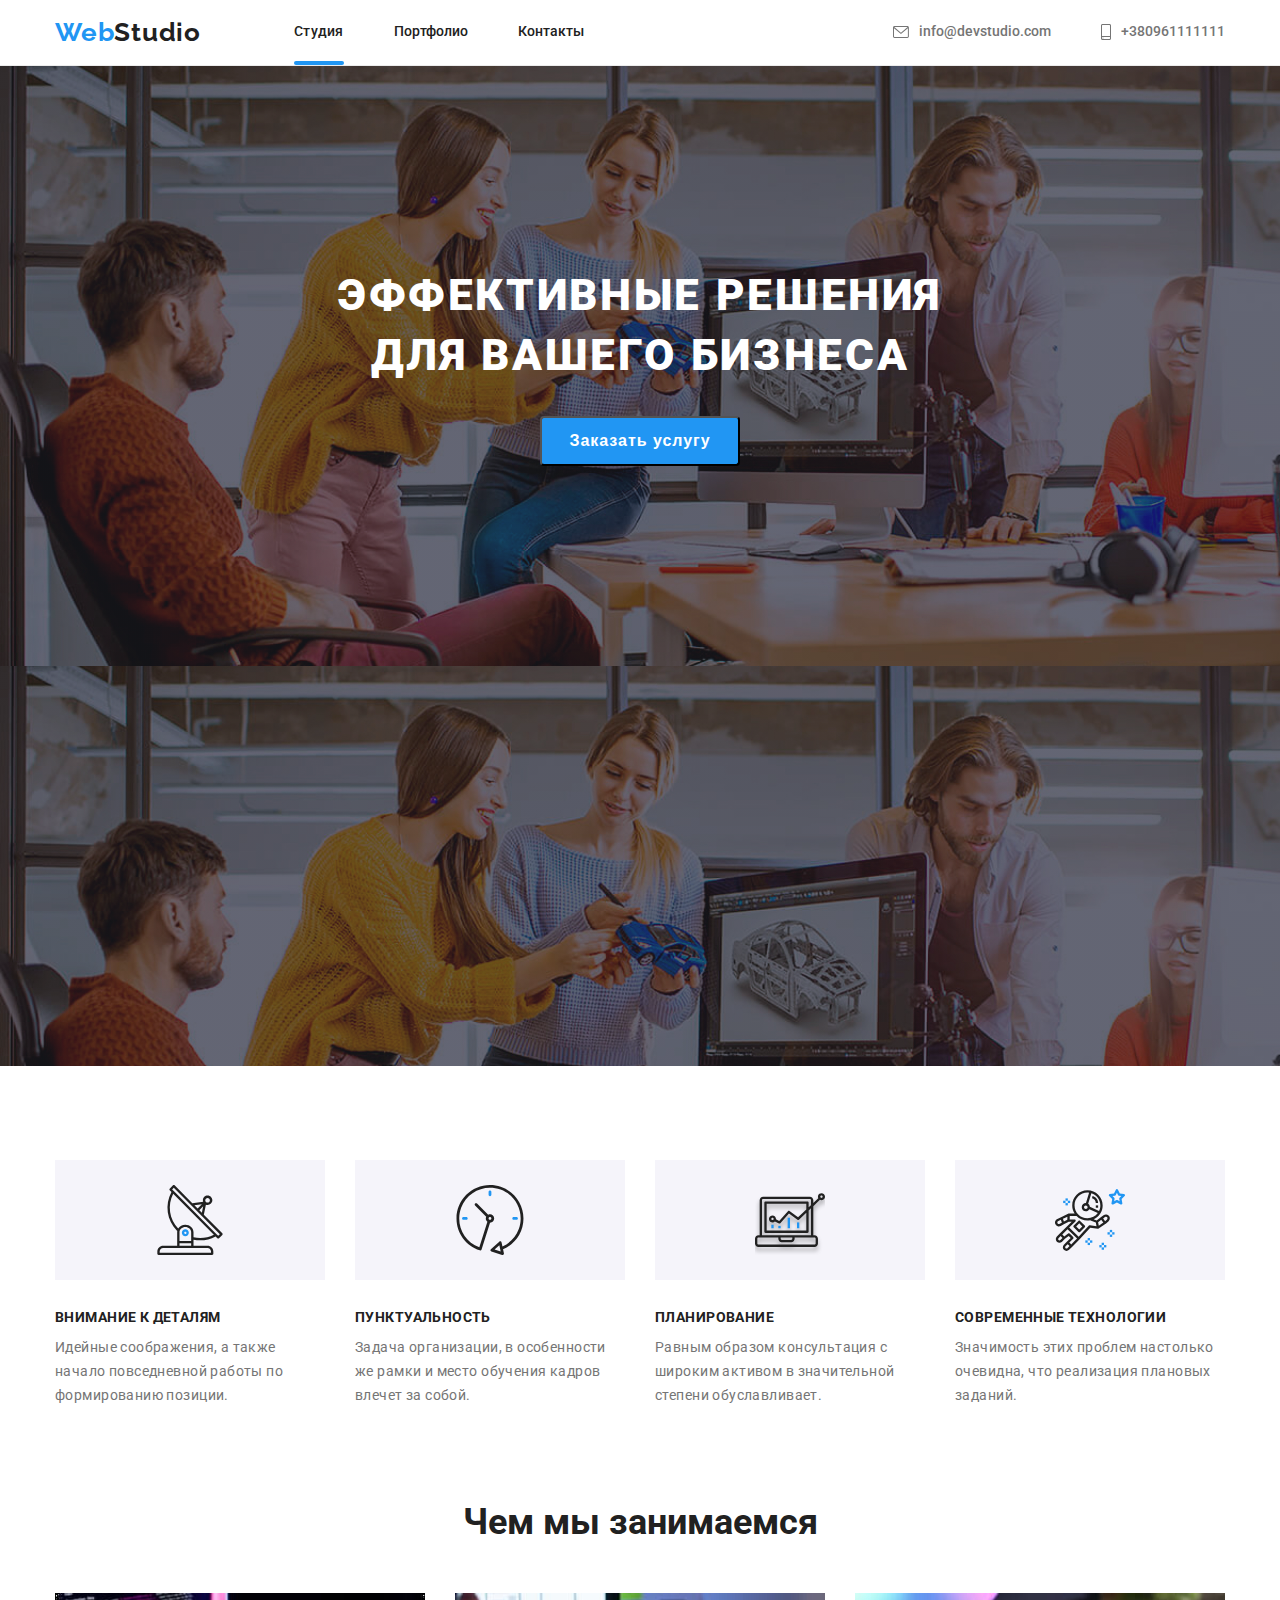
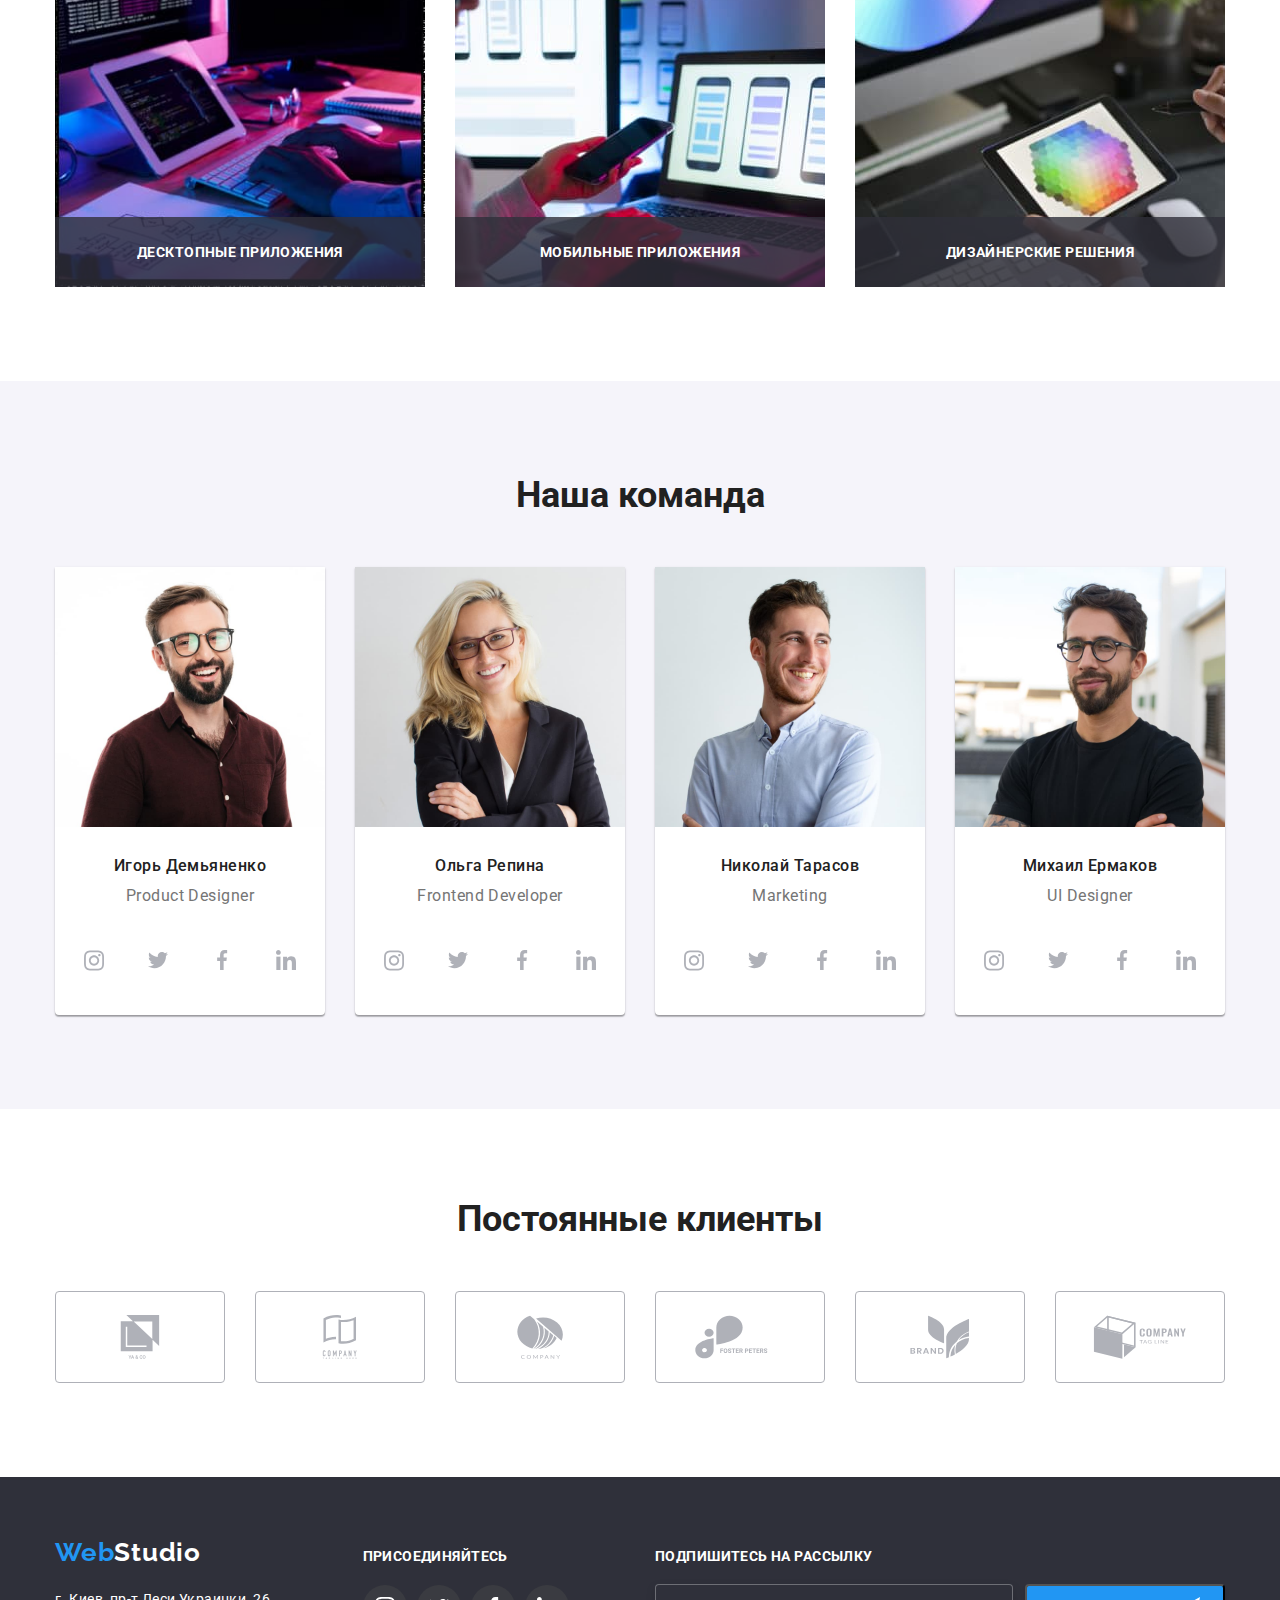
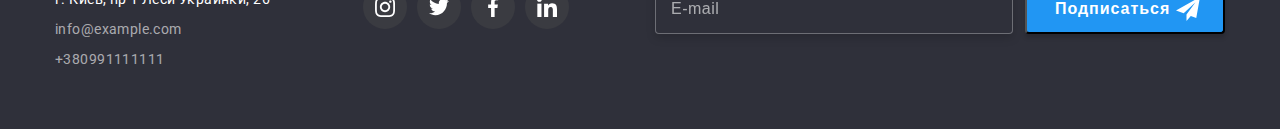
<file: index.html>
<!DOCTYPE html>
<html lang="ru">
  <head>
    <meta charset="UTF-8" />
    <meta http-equiv="X-UA-Compatible" content="IE=edge" />
    <meta name="viewport" content="width=device-width, initial-scale=1.0" />
    <title>вебстудия</title>
    <link rel="preconnect" href="https://fonts.gstatic.com" />
    <link
      href="https://fonts.googleapis.com/css2?family=Raleway:wght@700&family=Roboto:wght@400;500;700;900&display=swap"
      rel="stylesheet"
    />
    <link rel="stylesheet" href="https://cdnjs.cloudflare.com/ajax/libs/animate.css/4.1.1/animate.min.css" />
<link rel="stylesheet" href="https://cdnjs.cloudflare.com/ajax/libs/modern-normalize/1.0.0/modern-normalize.min.css" integrity="sha512-ISS7cAi1PEhQ8jnbJpJZMd29NlhNj4AWYyLOSp2CE/CsHxTCu+r+t0D2yoJudVrd0/8fTVPUVDzY5Tvli75u/g==" crossorigin="anonymous" />
    <link rel="stylesheet" href="./css/main.min.css">
<link rel="stylesheet" href="./css/styles.css" />
  </head>
  <body>
    <!-- header section -->
    <header class="header">
      <div class="container header-container">
      <nav class="menu">
        <a class="logo animate__bounce animate__animated" href="./index.html"> <span class="logo-color"> Web</span>Studio</a>
        <ul class="menu__list" >
          <li class="menu__nav"><a class="menu__link" href="./index.html">Студия</a></li>
          <li class="menu__nav"><a  href="./portfolio.html">Портфолио</a></li>
          <li class="menu__nav"><a  href="./index.html">Контакты</a></li>
        </ul>
      </nav>
      <!-- contacts section-->
      <ul class="contacts">
        <li>
          <a class="contacts__mail" lang="en" target="_blank" href="mailto:info@devstudio.com"> <svg class="contacts__icon-mail">
            <use href="./images/icon-img/symbol-defs.svg#icon-mail"></use>
          </svg>  info@devstudio.com</a
          >
        </li>
        <li><a class="contacts__phone" href="tel:+380961111111"> <svg class="contacts__icon-smart">
          <use href="./images/icon-img/symbol-defs.svg#icon-smartphone"></use>
        </svg>  +380961111111</a></li>
      </ul>
    </div>
    </header>
    <main>
      <!-- section hero -->
      <section class="hero">
        <div class="container">
          <h1 class="hero__name">Эффективные решения для вашего бизнеса</h1>
          <button class="hero__button" type="button" data-modal-open>Заказать услугу</button>
        </div>
      </section>

      <!-- наши сильные стороны -->
      <section class="qualitys">
        <div class="container">
          <h2 hidden>наши сильные стороны</h2>
          <ul class="qualitys__list">
            <li class="qualitys__antena">
              <h3 class="qualitys__crew">Внимание к деталям</h3>
              <p class="qualitys__text">
                Идейные соображения, а также начало повседневной работы по формированию позиции.
              </p>
            </li>
            <li class="qualitys__clock">
              <h3 class="qualitys__crew">Пунктуальность</h3>
              <p class="qualitys__text">
                Задача организации, в особенности же рамки и место обучения кадров влечет за собой.
              </p>
            </li>
            <li class="qualitys__diagram">
              <h3 class="qualitys__crew">Планирование</h3>
              <p class="qualitys__text">
                Равным образом консультация с широким активом в значительной степени обуславливает.
              </p>
            </li>
            <li class="qualitys__astronaut">
              <h3 class="qualitys__crew">Современные технологии</h3>
              <p class="qualitys__text">
                Значимость этих проблем настолько очевидна, что реализация плановых заданий.
              </p>
            </li>
          </ul>
        </div>
      </section>
      <!-- чем мы занимаемся -->
      <section class="occupation">
        <div class="container">
          <h2 class="title-style">Чем мы занимаемся</h2>
          <ul class="occupation__list">
            <li> 
              <div>
              Десктопные приложения
            </div>
              <img
                
                src="./images/what-we-do/box-1.jpg"
                alt="работа над проектом"
                width="370"
                height="294"
              />
            </li>
            <li>
              <div>
                Мобильные приложения
              </div>
              <img
                
                src="./images/what-we-do/box-2.jpg"
                alt="адаптация со смартфоном"
                width="370"
                height="294"
              />
            </li>
            <li><div>
              Дизайнерские решения
            </div>
              <img
                
                src="./images/what-we-do/box-3.jpg"
                alt="адаптация с планшетом"
                width="370"
                height="294"
              />
            </li>
          </ul>
        </div>
      </section>
      <!-- наша команда -->
      <section class="team">
        <div class="container">
        <h2 class="title-style">Наша команда</h2>
        <ul class="team__cardlist">
          <li class="team__card">
            <img
              src="./images/our-team/img-4.jpg"
              alt="Игорь-Демьяненко-специалист"
              width="270"
              height="260"
            />
            <div class="agent"> <h3 class="agent__name">Игорь Демьяненко</h3>
            <p class="agent__prof" lang="en">Product Designer</p></div>
          <ul class="card-social-links">
            <li> <a class="card-social-links__item" href="index.html"> <svg width="20" height="23" class="card-social-links__icon">
              <use href="./images/icon-img/symbol-defs.svg#icon-instagram-card" > </use> </svg> </a></li>
            <li> <a class="card-social-links__item" href="index.html"><svg width="20" height="20"  class="card-social-links__icon">
              <use href="./images/icon-img/symbol-defs.svg#icon-twitter-card"> </use>
            </svg></a></li>
            <li> <a class="card-social-links__item" href="index.html"><svg width="20" height="20"  class="card-social-links__icon">
              <use href="./images/icon-img/symbol-defs.svg#icon-facebook-card"> </use>
            </svg></a></li>
            <li> <a class="card-social-links__item" href="index.html"><svg width="20" height="20"  class="card-social-links__icon">
              <use href="./images/icon-img/symbol-defs.svg#icon-linkedin-card"> </use>
            </svg></a></li>
          </ul>
          </li>
          <li class="team__card">
            <img
              src="./images/our-team/img-1.jpg"
              alt="Ольга-Репина-специалист"
              width="270"
              height="260"
            />
            <div class="agent"> <h3 class="agent__name">Ольга Репина</h3>
            <p class="agent__prof" lang="en">Frontend Developer</p></div>
            <ul class="card-social-links">
              <li> <a class="card-social-links__item" href="index.html"> <svg width="20" height="23" class="card-social-links__icon">
                    <use href="./images/icon-img/symbol-defs.svg#icon-instagram-card"> </use>
                  </svg> </a></li>
              <li> <a class="card-social-links__item" href="index.html"><svg width="20" height="20" class="card-social-links__icon">
                    <use href="./images/icon-img/symbol-defs.svg#icon-twitter-card"> </use>
                  </svg></a></li>
              <li> <a class="card-social-links__item" href="index.html"><svg width="20" height="20" class="card-social-links__icon">
                    <use href="./images/icon-img/symbol-defs.svg#icon-facebook-card"> </use>
                  </svg></a></li>
              <li> <a class="card-social-links__item" href="index.html"><svg width="20" height="20" class="card-social-links__icon">
                    <use href="./images/icon-img/symbol-defs.svg#icon-linkedin-card"> </use>
                  </svg></a></li>
            </ul>
          </li>
          <li class="team__card">
            <img
              src="./images/our-team/img-2.jpg"
              alt="Николай-Тарасов-специалист"
              width="270"
              height="260"
            />
            <div class="agent"> <h3 class="agent__name">Николай Тарасов</h3>
            <p class="agent__prof" lang="en">Marketing</p></div>
            <ul class="card-social-links">
              <li> <a class="card-social-links__item" href="index.html"> <svg width="20" height="23" class="card-social-links__icon">
                    <use href="./images/icon-img/symbol-defs.svg#icon-instagram-card"> </use>
                  </svg> </a></li>
              <li> <a class="card-social-links__item" href="index.html"><svg width="20" height="20" class="card-social-links__icon" width="44" height="44" >
                    <use href="./images/icon-img/symbol-defs.svg#icon-twitter-card"> </use>
                  </svg></a></li>
              <li> <a class="card-social-links__item" href="index.html"><svg width="20" height="20" class="card-social-links__icon">
                    <use href="./images/icon-img/symbol-defs.svg#icon-facebook-card"> </use>
                  </svg></a></li>
              <li> <a class="card-social-links__item" href="index.html"><svg width="20" height="20" class="card-social-links__icon">
                    <use href="./images/icon-img/symbol-defs.svg#icon-linkedin-card"> </use>
                  </svg></a></li>
            </ul>
          </li>
          <li class="team__card">
            <img
              src="./images/our-team/img-3.jpg"
              alt="Михаил-Ермаков-специалист"
              width="270"
              height="260"
            />
            <div class="agent"> <h3 class="agent__name">Михаил Ермаков</h3>
            <p class="agent__prof" lang="en">UI Designer</p></div>
            <ul class="card-social-links">
              <li> <a class="card-social-links__item" href="index.html"> <svg width="20" height="23" class="card-social-links__icon">
                    <use href="./images/icon-img/symbol-defs.svg#icon-instagram-card"> </use>
                  </svg> </a></li>
              <li> <a class="card-social-links__item" href="index.html"><svg width="20" height="20" class="card-social-links__icon">
                    <use href="./images/icon-img/symbol-defs.svg#icon-twitter-card"> </use>
                  </svg></a></li>
              <li> <a class="card-social-links__item" href="index.html"><svg width="20" height="20" class="card-social-links__icon">
                    <use href="./images/icon-img/symbol-defs.svg#icon-facebook-card"> </use>
                  </svg></a></li>
              <li> <a class="card-social-links__item" href="index.html"><svg width="20" height="20" class="card-social-links__icon">
                    <use href="./images/icon-img/symbol-defs.svg#icon-linkedin-card"> </use>
                  </svg></a></li>
            </ul>
          </li>
        </ul>
        </div>
      </section>
      <!-- постоянные клиенты -->
      <section class="customers">
        <div class="container">
          <h2 class="title-style" >Постоянные клиенты</h2>
          <ul class="customers__title">
            <li class="customers__item"><a class="customers__link" href="index.html"><svg class="customers__logo">
              <use href="./images/icon-img/symbol-defs.svg#icon-group-one"> </use>
            </svg></a></li>
            <li class="customers__item"><a class="customers__link" href="index.html"><svg class="customers__logo">
              <use href="./images/icon-img/symbol-defs.svg#icon-group-two"> </use>
            </svg></a></li>
            <li class="customers__item"><a class="customers__link" href="index.html"><svg class="customers__logo">
              <use href="./images/icon-img/symbol-defs.svg#icon-group-three"> </use>
            </svg></a></li>
            <li class="customers__item"><a class="customers__link" href="index.html"><svg class="customers__logo">
              <use href="./images/icon-img/symbol-defs.svg#icon-group-for"> </use>
            </svg></a></li>
            <li class="customers__item"><a class="customers__link" href="index.html"><svg class="customers__logo">
              <use href="./images/icon-img/symbol-defs.svg#icon-group-five"> </use>
            </svg></a></li>
            <li class="customers__item"><a class="customers__link" href="index.html"><svg class="customers__logo">
              <use href="./images/icon-img/symbol-defs.svg#icon-group-six"> </use>
            </svg></a></li>
          </ul>
        </div>

      </section>
    </main>
    <!-- footer -->
    <footer class="footer">
      <div class="container">
        <div class="footer__blocks">
          <div>
        <a class="logo-footer" href="./index.html"> <span class="logo-color"> Web</span>Studio</a>
        <address>
          <ul class="address">
            <li>
              <a
                class="address__fact"
                href="https://g.page/stamp-capital?share"
                target="_blank"
                rel="noopener noreferrer"
              >
                г. Киев, пр-т Леси Украинки, 26</a
              >
            </li>
            <li>
              <a class="address__mail" target="_blank" href="mailto:info@example.com">
                info@example.com</a
              >
            </li>
            <li><a class="address__tel" href="tel:+380991111111"> +380991111111</a></li>
          </ul>
        </div>
          <div class="social-block">
          <b class="social-block__porpose">ПРИСОЕДИНЯЙТЕСЬ</b>
          <ul class="social-list">
            <li> <a class="social-list__item" href="index.html"><svg class="social-list__icon">
              <use href="./images/icon-img/symbol-defs.svg#icon-instagram-footer"> </use>
            </svg></a></li>
            <li> <a class="social-list__item" href="index.html"><svg class="social-list__icon">
              <use href="./images/icon-img/symbol-defs.svg#icon-twitter-footer"> </use>
            </svg></a></li>
            <li> <a class="social-list__item" href="index.html"><svg class="social-list__icon">
              <use href="./images/icon-img/symbol-defs.svg#icon-facebook-footer"> </use>
            </svg></a></li>
            <li> <a class="social-list__item" href="index.html"><svg class="social-list__icon">
              <use href="./images/icon-img/symbol-defs.svg#icon-linkedin-footer"> </use>
            </svg></a></li>
          </ul>
        </div>
        <!-- FOOTER FORM-FOOTER FORM-FOOTER FORM-FOOTER FORM -->
        <form class="footer-form" action="#">
          <b class="footer-form__name">Подпишитесь на рассылку</b>
          <label for="form-foot"></label>
          <div class="footer-form__btn"><input id="form-foot" name="mail-form" class="footer-form__input" type="text" placeholder="E-mail" required>
          <button class="footer-form__button" type="submit">Подписаться <svg class="footer-form__icon">
            <use href="./images/icon-img/symbol-defs-mdl.svg#icon-send"></use>
          </svg> </button>
</div>
        </form>
      </div>
        </address>
      </div>
    </footer>
    <div class="backdrop is-hidden" data-modal>
    

    <div class="modal">
      <button class="modal__button" type="button" data-modal-close> <svg class="modal__icon">
        <use width="30" height="30" href="./images/icon-img/symbol-defs.svg#icon-close"></use>
      </svg></button>
      <!-- MODAL FORM-MODAL FORM-MODAL FORM-MODAL FORM-MODAL FORM-->
      <form action="#" class="modal-form">
        <b class="modal-form__call">Оставьте свои данные, мы вам перезвоним</b>
        <label class="modal-form__text" for="">Имя <span class="modal-form__input-block">  <input name="user-name" class="modal-form__input" type="text" minlength="2" required><svg class="modal-form__icon">
          <use href="./images/icon-img/symbol-defs-mdl.svg#icon-name-icon-mdl"></use>
        </svg></span></label>
        <label class="modal-form__text" for="">Телефон <span class="modal-form__input-block"> <input name="user-tel" class="modal-form__input" type="tel" pattern="[0-9]{3}-[0-9]{3}-[0-9]{2}-[0-9]{2}" title="096-111-11-11" required><svg class="modal-form__icon">
            <use href="./images/icon-img/symbol-defs-mdl.svg#icon-phone-mdl"></use>
          </svg></span></label>
        <label class="modal-form__text" for="">Почта<span class="modal-form__input-block"> <input name="user-mail" class="modal-form__input" type="text" required><svg class="modal-form__icon">
            <use href="./images/icon-img/symbol-defs-mdl.svg#icon-email-mdl"></use>
          </svg></span></label>
        <label class="modal-form__text" for="">Комментарий<textarea name="user-message" class="modal-form__message" name="" placeholder="Введите текст" id="" ></textarea></label>
        <input name="user-policy" type="checkbox" id="checkbox-policy" class="modal-form__checkbox" required>
        <label class="modal-form__policy" for="checkbox-policy">  Соглашаюсь с рассылкой и принимаю<a class="modal-form__link-check" href="">Условия договора</a></label>
        <button type="submit" class="modal-form__btn">Отправить</button>
      </form>
    </div>
  </div>
<script src="./js/modal.js"></script>
  </body>
</html>
</file>
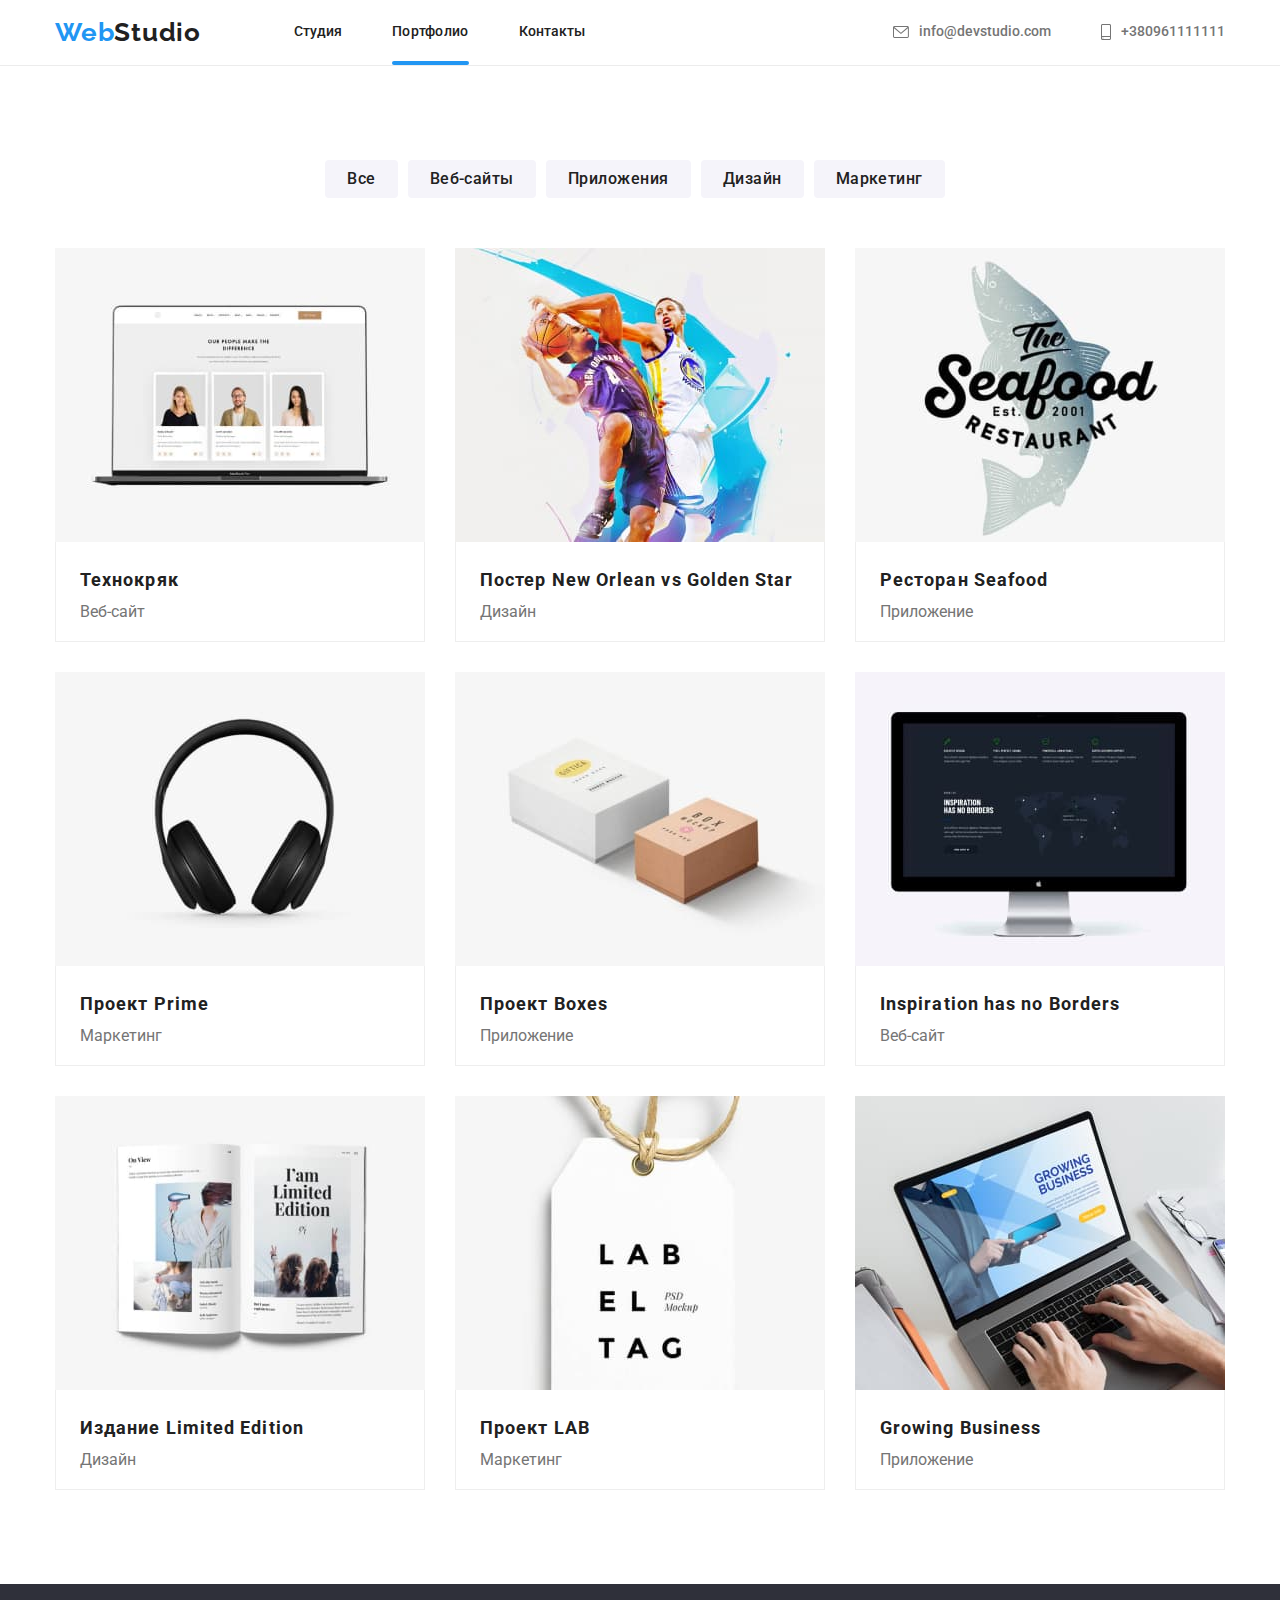
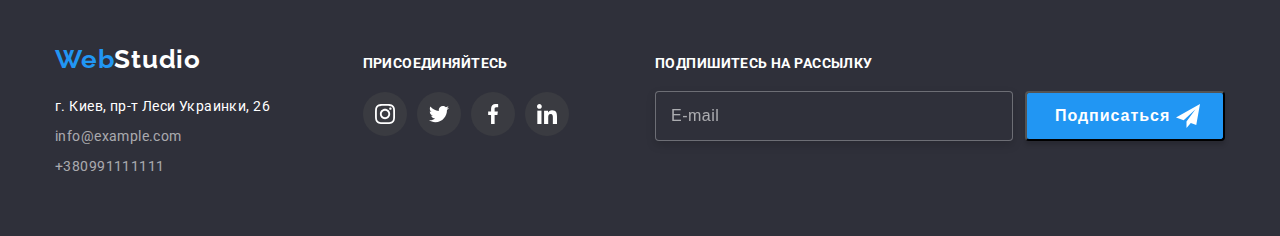
<file: portfolio.html>
<!DOCTYPE html>
<html lang="ru">
  <head>
    <meta charset="UTF-8" />
    <meta http-equiv="X-UA-Compatible" content="IE=edge" />
    <meta name="viewport" content="width=device-width, initial-scale=1.0" />
    <title>portfolio</title>
    <link rel="preconnect" href="https://fonts.gstatic.com" />
    <link
      href="https://fonts.googleapis.com/css2?family=Raleway:wght@700&family=Roboto:wght@400;500;700;900&display=swap"
      rel="stylesheet"
    />
    <link rel="stylesheet" href="./css/main.min.css">
    <link rel="stylesheet" href="./css/styles.css" />
  </head>
  <body>
    <header class="header">
      <div class="container header-container">
        <nav class="menu">
          <a class="logo animate__bounce animate__animated" href="./index.html"> <span class="logo-color">
              Web</span>Studio</a>
          <ul class="menu__list">
            <li class="menu__nav"><a  href="./index.html">Студия</a></li>
            <li class="menu__nav"><a class="menu__link" href="./portfolio.html">Портфолио</a></li>
            <li class="menu__nav"><a href="./index.html">Контакты</a></li>
          </ul>
        </nav>
        <!-- contacts section-->
        <ul class="contacts">
          <li>
            <a class="contacts__mail" lang="en" target="_blank" href="mailto:info@devstudio.com"> <svg
                class="contacts__icon-mail">
                <use href="./images/icon-img/symbol-defs.svg#icon-mail"></use>
              </svg> info@devstudio.com</a>
          </li>
          <li><a class="contacts__phone" href="tel:+380961111111"> <svg class="contacts__icon-smart">
                <use href="./images/icon-img/symbol-defs.svg#icon-smartphone"></use>
              </svg> +380961111111</a></li>
        </ul>
      </div>
    </header>

    <main>
      <div class="container">
        <section class="section-conteiner">
          <h1 hidden>портфолио</h1>
          <ul class="button-list">
            <li><button class="button-list__item" type="button">Все</button></li>
            <li><button class="button-list__item" type="button">Веб-сайты</button></li>
            <li><button class="button-list__item" type="button">Приложения</button></li>
            <li><button class="button-list__item" type="button">Дизайн</button></li>
            <li><button class="button-list__item" type="button">Маркетинг</button></li>
          </ul>
          <!-- секция работ -->
          <ul class="portfolio">
            <li class="card-block">
              <a class="card-block__link" rel="stylesheet" href="./portfolio.html"
                ><article class="card">
                  <div class="card">
                    <img src="./img-portf-format/img-1.jpg" alt="" width="370" height="294" />
                  <div class="overlay"><p>Технокряк это современная площадка распространения коронавируса.
                    Компании используют эту платформу для цифрового
                    шпионажа и атак на защищённые сервера конкурентов.</p> </div>
                  </div>
                </article>

                <div class="card-block__content"> <h2 class="card-block__title">Технокряк</h2>
                <p class="card-block__direction">Веб-сайт</p></div></a
              >
            </li>
            <li class="card-block">
              <a class="card-block__link" rel="stylesheet" href="./portfolio.html"
                ><article class="card">
                  <div class="card">
                    <img src="./img-portf-format/img-2.jpg" alt="" width="370" height="294" />
                  <div class="overlay">
                    <p>Технокряк это современная площадка распространения коронавируса.
                      Компании используют эту платформу для цифрового
                      шпионажа и атак на защищённые сервера конкурентов.</p>
                  </div>
                  </div>
                </article>

                <div class="card-block__content"> <h2 class="card-block__title">Постер New Orlean vs Golden Star</h2>
                <p class="card-block__direction">Дизайн</p></div></a
              >
            </li>
            <li class="card-block">
              <a class="card-block__link" rel="stylesheet" href="./portfolio.html"
                ><article class="card">
                  <div class="card">
                    <img src="./img-portf-format/img-3.jpg" alt="" width="370" height="294" />
                  <div class="overlay">
                    <p>Технокряк это современная площадка распространения коронавируса.
                      Компании используют эту платформу для цифрового
                      шпионажа и атак на защищённые сервера конкурентов.</p>
                  </div>
                  </div>
                </article>

                <div class="card-block__content"> <h2 class="card-block__title">Ресторан Seafood</h2>
                <p class="card-block__direction">Приложение</p></div></a
              >
            </li>
            <li class="card-block">
              <a class="card-block__link" rel="stylesheet" href="./portfolio.html"
                ><article class="card">
                  <div class="card">
                    <img src="./img-portf-format/img-4.jpg" alt="" width="370" height="294" />
                    <div class="overlay">
                      <p>Технокряк это современная площадка распространения коронавируса.
                        Компании используют эту платформу для цифрового
                        шпионажа и атак на защищённые сервера конкурентов.</p>
                    </div>
                  </div>
                </article>

                <div class="card-block__content"> <h2 class="card-block__title">Проект Prime</h2>
                <p class="card-block__direction">Маркетинг</p></div></a
              >
            </li>
            <li class="card-block">
              <a class="card-block__link" rel="stylesheet" href="./portfolio.html"
                ><article class="card">
                  <div class="card">
                    <img src="./img-portf-format/img-5.jpg" alt="" width="370" height="294" />
                  <div class="overlay"><p>Технокряк это современная площадка распространения коронавируса.
                    Компании используют эту платформу для цифрового
                    шпионажа и атак на защищённые сервера конкурентов.</p> </div>
                  </div>
                </article>

                <div class="card-block__content"> <h2 class="card-block__title">Проект Boxes</h2>
                <p class="card-block__direction">Приложение</p></div></a
              >
            </li>
            <li class="card-block">
              <a class="card-block__link" rel="stylesheet" href="./portfolio.html"
                ><article class="card">
                  <div class="card">
                    <img src="./img-portf-format/img-6.jpg" alt="" width="370" height="294" />
                  <div class="overlay">
                    <p>Технокряк это современная площадка распространения коронавируса.
                      Компании используют эту платформу для цифрового
                      шпионажа и атак на защищённые сервера конкурентов.</p>
                  </div>
                  </div>
                </article>

                <div class="card-block__content"> <h2 class="card-block__title">Inspiration has no Borders</h2>
                <p class="card-block__direction">Веб-сайт</p></div></a
              >
            </li>
            <li class="card-block">
              <a class="card-block__link" rel="stylesheet" href="./portfolio.html"
                ><article class="card">
                  <div class="card">
                    <img src="./img-portf-format/img-7.jpg" alt="" width="370" height="294" />
                  <div class="overlay">
                    <p>Технокряк это современная площадка распространения коронавируса.
                      Компании используют эту платформу для цифрового
                      шпионажа и атак на защищённые сервера конкурентов.</p>
                  </div>
                  </div>
                </article>

                <div class="card-block__content"> <h2 class="card-block__title">Издание Limited Edition</h2>
                <p class="card-block__direction">Дизайн</p></div></a
              >
            </li>
            <li class="card-block">
              <a class="card-block__link" rel="stylesheet" href="./portfolio.html">
                <article class="card">
                  <div class="card">
                    <img src="./img-portf-format/img-8.jpg" alt="" width="370" height="294" />
                  <div class="overlay">
                    <p>Технокряк это современная площадка распространения коронавируса.
                      Компании используют эту платформу для цифрового
                      шпионажа и атак на защищённые сервера конкурентов.</p>
                  </div>
                  </div>
                </article>

                <div class="card-block__content"> <h2 class="card-block__title">Проект LAB</h2>
                <p class="card-block__direction">Маркетинг</p></div></a
              >
            </li>
            <li class="card-block">
              <a class="card-block__link" rel="stylesheet" href="./portfolio.html">
                <article class="card">
                  <div class="card">
                    <img src="./img-portf-format/img-9.jpg" alt="" width="370" height="294" />
                  <div class="overlay">
                    <p>Технокряк это современная площадка распространения коронавируса.
                      Компании используют эту платформу для цифрового
                      шпионажа и атак на защищённые сервера конкурентов.</p>
                  </div>
                  </div>
                </article> <div class="card-block__content">
                <h2 class="card-block__title">Growing Business</h2>
                <p class="card-block__direction">Приложение</p></div></a
              >
            </li>
          </ul>
        </section>
      </div>
    </main>
    <!-- footer -->
    <footer class="footer">
      <div class="container">
        <div class="footer__blocks">
          <div>
            <a class="logo-footer" href="./index.html"> <span class="logo-color"> Web</span>Studio</a>
            <address>
              <ul class="address">
                <li>
                  <a class="address__fact" href="https://g.page/stamp-capital?share" target="_blank"
                    rel="noopener noreferrer">
                    г. Киев, пр-т Леси Украинки, 26</a>
                </li>
                <li>
                  <a class="address__mail" target="_blank" href="mailto:info@example.com">
                    info@example.com</a>
                </li>
                <li><a class="address__tel" href="tel:+380991111111"> +380991111111</a></li>
              </ul>
          </div>
          <div class="social-block">
            <b class="social-block__porpose">ПРИСОЕДИНЯЙТЕСЬ</b>
            <ul class="social-list">
              <li> <a class="social-list__item" href="index.html"><svg class="social-list__icon">
                    <use href="./images/icon-img/symbol-defs.svg#icon-instagram-footer"> </use>
                  </svg></a></li>
              <li> <a class="social-list__item" href="index.html"><svg class="social-list__icon">
                    <use href="./images/icon-img/symbol-defs.svg#icon-twitter-footer"> </use>
                  </svg></a></li>
              <li> <a class="social-list__item" href="index.html"><svg class="social-list__icon">
                    <use href="./images/icon-img/symbol-defs.svg#icon-facebook-footer"> </use>
                  </svg></a></li>
              <li> <a class="social-list__item" href="index.html"><svg class="social-list__icon">
                    <use href="./images/icon-img/symbol-defs.svg#icon-linkedin-footer"> </use>
                  </svg></a></li>
            </ul>
          </div>
          <!-- FOOTER FORM-FOOTER FORM-FOOTER FORM-FOOTER FORM -->
          <form class="footer-form" action="#">
            <b class="footer-form__name">Подпишитесь на рассылку</b>
            <label for="form-foot"></label>
            <div class="footer-form__btn"><input id="form-foot" name="mail-form" class="footer-form__input" type="text"
                placeholder="E-mail" required>
              <button class="footer-form__button" type="submit">Подписаться <svg class="footer-form__icon">
                  <use href="./images/icon-img/symbol-defs-mdl.svg#icon-send"></use>
                </svg> </button>
            </div>
          </form>
        </div>
        </address>
      </div>
    </footer>
  </body>
</html>
</file>
<file: css/styles.css>
/*=========== CSS ПЕРЕМЕННЫЕ============== */

/* ============БАЗОВЫЕ СБРОСЫ============== */

/* ==============БАЗОВЫЕ СТИЛИ============== */

/* =============HEADER============== */

/* ==============LOGO============== */

/* ==============NAVIGATION============== */

/* =============CONTACTS SECTION============== */

/* ==========SECTION HERO========== */

/* ==============НАШИ СИЛЬНЫЕ СТОРОНЫ============== */

/* чем мы занимаемся */

/* наша команда */

/* ===постоянные клиенты=== */

/*===== footer===== */

/* ==========FOOTER FORM========== */

/* =======BACKDROP======= */

/* ========MODAL WINDOW======== */

/* ==========MODAL FORM========== */

/* ==================portfolio=================== */

/* ========секция работ======== */
</file>
<file: css/main.min.css>
:root{--primary-text-color: #212121;--second-primary-text-color: #fff;--title-text-color: #757575;--accennt-color: #2196f3;--background-color-primary: #2f303a;--button-portf-background: #f5f4fa;--card-set-gap: 30px;--duration: 250ms;--timing-function: cubic-bezier(0.4, 0, 0.2, 1)}h1,h2,h3,h4,h5,h6,p{margin-top:0;margin-bottom:0}ul,ol{margin-top:0;margin-bottom:0;padding-left:0}img{display:block;max-width:100%}a{text-decoration:none;display:inline-block}.container{width:1200px;padding:0 15px;margin:0 auto;box-sizing:border-box}.header-container{display:flex;align-items:center;justify-content:space-between}body{font-family:Roboto, sans-serif;background:#ffffff;color:var(--primary-text-color);margin:0px 0px 0px 0px}.title-style{font-weight:bold;font-size:36px;line-height:1.16;text-align:center;margin-bottom:50px;color:var(--primary-text-color)}.card-social-links{display:flex;justify-content:space-evenly;padding-bottom:30px}.card-social-links__item{display:flex;width:50px;height:50px;border-radius:50%;justify-content:center;align-items:center;transition:background-color var(--duration) var(--timing-function)}.card-social-links__item:hover,.card-social-links__item:focus{background-color:var(--accennt-color)}.card-social-links__icon{fill:#afb1b8;transition:fill var(--duration) var(--timing-function)}.card-social-links__item:hover .card-social-links__icon,.card-social-links__item:focus .card-social-links__icon{fill:#ffffff}.card-social-links__icon:hover{fill:#ffffff}.backdrop{position:fixed;top:0;left:0;width:100vw;height:100vh;background-color:rgba(0,0,0,0.5);z-index:100;opacity:1;visibility:visible;pointer-events:auto;transition:opacity 250ms linear, visibility 250ms linear}.is-hidden{opacity:0;visibility:hidden;pointer-events:none}.modal{position:absolute;top:50%;left:50%;width:528px;height:581px;background-color:#ffffff;transform:translate(-50%, -50%);padding:40px}.modal__button{position:absolute;top:8px;right:8px;width:30px;height:30px;background-color:transparent;border:1px solid rgba(0,0,0,0.1);border-radius:150%;cursor:pointer;fill:#000000;padding:0;transition:fill var(--duration) var(--timing-function),border-color var(--duration) var(--timing-function)}.modal__button:hover{fill:var(--accennt-color);border-color:var(--accennt-color)}.modal-form{display:flex;flex-direction:column}.modal-form__call{font-style:normal;font-weight:bold;font-size:20px;line-height:1.15;text-align:center;letter-spacing:0.03em;color:#212121}.modal-form__text{margin-top:10px;font-weight:normal;font-size:12px;line-height:1.16;letter-spacing:0.01em;color:#757575}.modal-form__input-block{position:relative;display:block;margin-top:4px}.modal-form__icon{display:block;position:absolute;width:18px;height:18px;left:15px;top:50%;transform:translateY(-50%);fill:#212121}.modal-form__input{width:100%;height:40px;border:1px solid rgba(33,33,33,0.2);padding-left:42px;border-radius:4px}.modal-form__input:focus{border-color:var(--accennt-color);outline:none}.modal-form__input:focus+.modal-form__icon{fill:var(--accennt-color)}.modal-form__message{padding:12px 16px;border:1px solid rgba(33,33,33,0.2);width:100%;height:120px;margin-top:4px;resize:none}.modal-form__message:focus{border-color:var(--accennt-color);outline:none}.modal-form__message::placeholder{font-weight:normal;font-size:12px;line-height:1.16;letter-spacing:0.01em;color:rgba(117,117,117,0.5)}.modal-form__checkbox{-webkit-appearance:none;-moz-appearance:none;appearance:none}.modal-form__policy{display:flex;align-items:center;font-weight:normal;font-size:14px;line-height:1.71;margin-top:20px;letter-spacing:0.03em;color:#3d2c2c}.modal-form__policy::before{content:'';display:inline-block;width:18px;height:18px;border:2px solid black;border-radius:4px;margin-right:8px;vertical-align:middle;cursor:pointer}.modal-form__link-check{color:var(--accennt-color);margin-left:2px;text-decoration:underline}.modal-form__checkbox:checked+.modal-form__policy::before{border-color:var(--accennt-color);background-color:var(--accennt-color);background-image:url(../images/icon-img/icon-check-blue.svg);background-size:contain;background-origin:border-box}.modal-form__checkbox:focus+.modal-form__policy::before{border-color:var(--accennt-color)}.modal-form__btn{width:200px;height:50px;align-self:center;background:#2196f3;border-radius:4px;font-style:normal;font-weight:bold;font-size:16px;line-height:1.87;display:flex;align-items:center;justify-content:center;letter-spacing:0.06em;border:none;color:#ffffff;margin-top:30px;transition:background-color var(--duration) var(--timing-function),box-shadow var(--duration) var(--timing-function)}.modal-form__btn:hover{background-color:#188ce8;box-shadow:0px 4px 4px rgba(0,0,0,0.15)}.header{font-weight:500;font-size:14px;line-height:1.14;border-bottom:1px solid #ececec}ul{list-style:none}.logo{margin-right:93px;font-family:Raleway;font-style:normal;font-weight:bold;font-size:26px;line-height:1.19;letter-spacing:0.03em;color:var(--primary-text-color)}.logo-color{color:var(--accennt-color)}.menu{display:flex;align-items:center}.menu__list{display:flex;align-items:center}.menu__list a:hover,.menu__list a:focus{color:var(--accennt-color)}.menu__nav{margin-right:50px}.menu__list a{color:var(--primary-text-color);transition:color var(--duration) var(--timing-function);padding-top:24px;padding-bottom:25px}.menu__link{font-weight:500;font-size:14px;line-height:1.14;letter-spacing:0.02em;color:var(--main-black-color);position:relative;display:block;padding-top:32px;padding-bottom:32px;transition:color var(--duration) var(--timing-function)}.menu__link:hover,.menu__link:focus{color:var(--accent-color)}.menu__link::after{content:'';position:absolute;left:0;bottom:0;display:block;width:100%;height:4px;background-color:#2196f3;border-radius:2px;opacity:1;transition:opacity var(--duration) var(--timing-function)}.contacts{display:flex;align-items:center}.contacts__mail{align-items:center;display:flex;margin-left:auto;margin-right:50px;color:var(--title-text-color);transition:color var(--duration) var(--timing-function)}.contacts__mail:hover,.contacts__mail:focus{color:var(--accennt-color)}.contacts__phone{align-items:center;display:flex;color:var(--title-text-color);transition:color var(--duration) var(--timing-function)}.contacts__phone:hover,.contacts__phone:focus{color:var(--accennt-color)}.contacts__icon-mail{width:16px;height:12px;fill:#757575;margin-right:10px;transition:fill var(--duration) var(--timing-function)}.contacts__mail:hover .contacts__icon-mail,.contacts__mail:focus .contacts__icon-mail{fill:currentColor}.contacts__icon-smart{width:10px;height:16px;fill:#757575;margin-right:10px;transition:fill var(--duration) var(--timing-function)}.contacts__phone:hover .contacts__icon-smart,.contacts__phone:focus .contacts__icon-smart{fill:currentColor}.hero{background-color:var(--background-color-primary);display:flex;padding-top:200px;padding-bottom:200px;text-align:center;background-image:linear-gradient(rgba(47,48,58,0.4), rgba(47,48,58,0.4)),url(../images/icon-img/Img-hero.jpg);max-width:1600px;margin-left:auto;margin-right:auto;height:600px}.hero__name{width:696px;margin:0 auto 0 auto;font-weight:900;font-size:44px;line-height:1.36;color:var(--second-primary-text-color);letter-spacing:0.06em;text-transform:uppercase}.hero__button{width:200px;height:50px;margin-top:30px;background-color:var(--accennt-color);color:var(--second-primary-text-color);font-weight:bold;font-size:16px;line-height:1.87;letter-spacing:0.06em;cursor:pointer;border-radius:4px}.qualitys{padding-top:94px}.qualitys__list{display:flex;flex-direction:row}.qualitys__list li{width:270px}.qualitys__list li:not(:last-child){margin-right:30px}.qualitys__list li::before{content:' ';display:block;height:120px;background-position:center;background-color:#f5f4fa}.qualitys__antena::before{background-image:url(../images/icon-img/antenna-1.svg);background-repeat:no-repeat;margin-bottom:30px}.qualitys__clock::before{background-image:url(../images/icon-img/clock-1.svg);background-repeat:no-repeat;margin-bottom:30px}.qualitys__diagram::before{background-image:url(../images/icon-img/diagram-1.svg);background-repeat:no-repeat;margin-bottom:30px}.qualitys__astronaut::before{background-image:url(../images/icon-img/astronaut-1.svg);background-repeat:no-repeat;margin-bottom:30px}.qualitys__crew{font-weight:bold;font-size:14px;line-height:1.14;letter-spacing:0.03em;text-transform:uppercase;margin-bottom:10px}.qualitys__text{width:270px;font-size:14px;line-height:1.71;letter-spacing:0.03em;color:var(--title-text-color)}.occupation{padding-top:94px;padding-bottom:94px}.occupation__list{display:flex;flex-direction:row;justify-content:space-between}.occupation__list li{position:relative;width:370px}.occupation__list div{position:absolute;bottom:0;width:100%;text-align:center;background-color:rgba(47,48,58,0.8);font-weight:bold;font-size:14px;padding:27px 0;letter-spacing:0.03em;text-transform:uppercase;color:#ffffff}.team{padding-top:94px;padding-bottom:94px;background-color:#f5f4fa}.team__cardlist{display:flex;flex-direction:row}.team__cardlist .team__card{box-shadow:0px 1px 3px rgba(0,0,0,0.12),0px 1px 1px rgba(0,0,0,0.14),0px 2px 1px rgba(0,0,0,0.2);border-radius:0px 0px 4px 4px}.agent{padding-top:30px;padding-bottom:30px}.agent__name{font-weight:500;font-size:16px;line-height:1.18;text-align:center;letter-spacing:0.03em;color:var(--primary-text-color)}.agent__prof{font-size:16px;line-height:19px;text-align:center;letter-spacing:0.03em;margin-top:10px;color:var(--title-text-color)}.team__card{background-color:#ffffff}.team__card:not(:last-child){margin-right:30px}.customers{padding-top:90px;padding-bottom:94px}.customers__title{display:flex;flex-direction:row;justify-content:space-between}.customers__item:hover .customers__logo,.customers__item:focus .customers__logo{fill:#2196f3}.customers__item:hover,.customers__item{display:flex}.customers__link{display:flex;flex-direction:row;align-items:center;justify-content:center;border:1px solid #afb1b8;box-sizing:border-box;border-radius:4px;width:170px;height:92px;transition:border var(--duration) var(--timing-function)}.customers__link:hover,.customers__link:focus{border:1px solid #2196f3}.customers__logo{width:41px;height:46px;fill:#afb1b8;transition:fill var(--duration) var(--timing-function)}.customers__link:hover .customers__logo,.customers__link:focus .customers__logo{fill:#2196f3}.customers__logo:only-child{width:94px;height:44px}.footer{padding:60px 0;background-color:var(--background-color-primary)}.footer__blocks{display:flex;justify-content:space-between;align-items:baseline}.logo-footer{width:145px;height:31px;font-family:Raleway;font-style:normal;font-weight:bold;font-size:26px;line-height:1.19;letter-spacing:0.03em;color:var(--second-primary-text-color)}.address{margin-top:20px}.address__fact{width:231px;height:21px;font-family:Roboto;font-style:normal;font-size:14px;line-height:1.71;margin-bottom:9px;letter-spacing:0.03em;color:var(--second-primary-text-color)}.address__mail{color:rgba(255,255,255,0.6);width:231px;height:21px;margin-bottom:9px;font-family:Roboto;font-style:normal;font-weight:normal;font-size:14px;line-height:1.71;letter-spacing:0.03em}.address__tel{color:rgba(255,255,255,0.6);width:231px;height:21px;font-family:Roboto;font-style:normal;font-weight:normal;font-size:14px;line-height:1.7;letter-spacing:0.03em}.social-block__porpose{color:#fff;font-weight:bold;font-style:normal;font-size:14px;line-height:1.14;letter-spacing:0.03em;text-transform:uppercase}.social-list{display:flex;margin-top:20px}.social-list .social-list__item{margin-right:10px}.social-list__item{display:flex;width:44px;height:44px;border-radius:50%;justify-content:center;align-items:center;background-color:#3a3b41;transition:background-color var(--duration) var(--timing-function)}.social-list__item:hover,.social-list__item:focus{background-color:var(--accennt-color)}.social-list__icon{width:20px;height:20px;fill:#ffffff}.footer-form{display:flex;flex-direction:column}.footer-form__name{font-weight:bold;font-size:14px;line-height:1.16;letter-spacing:0.03em;text-transform:uppercase;color:#ffffff}.footer-form__btn{display:flex;margin-top:20px}.footer-form__input{padding:15px;border:1px solid rgba(255,255,255,0.3);box-sizing:border-box;filter:drop-shadow(0px 4px 4px rgba(0,0,0,0.15));border-radius:4px;width:358px;height:50px;background-color:var(--background-color-primary);display:inline-block;color:rgba(255,255,255,0.6)}.footer-form__input:focus{border:none}.footer-form__input::placeholder{font-weight:normal;font-size:16px;line-height:1.25;display:flex;align-items:center;letter-spacing:0.03em;color:rgba(255,255,255,0.6)}.footer-form__button{margin-left:12px;background-color:var(--accennt-color);width:200px;height:50px;box-shadow:0px 4px 4px rgba(0,0,0,0.15);border-radius:4px;font-weight:bold;font-size:16px;line-height:1.87;display:flex;align-items:center;text-align:center;letter-spacing:0.06em;color:#ffffff;padding-left:28px}.footer-form__icon{fill:#ffffff;width:24px;height:24px;background-image:url(../images/icon-img/icon-send.svg);background-repeat:no-repeat;background-position-x:right;margin-left:6px}.section-conteiner{font-family:'Roboto', sans-serif;background:var(--second-primary-text-color);color:var(--primary-text-color);padding-top:94px;padding-bottom:94px}.button-list{display:flex;flex-direction:row;font-family:Roboto;font-style:normal;font-weight:500;font-size:16px;line-height:1.62;justify-content:center;text-align:center;letter-spacing:0.03em;margin-bottom:50px}.button-list li{margin-right:10px}.button-list__item{background-color:var(--button-portf-background);font-family:Roboto;font-style:normal;border:none;font-weight:500;font-size:16px;line-height:1.62;cursor:pointer;text-align:center;letter-spacing:0.03em;padding:6px 22px;color:var(--primary-text-color);border-radius:4px;transition:background-color var(--duration) var(--timing-function),color var(--duration) var(--timing-function),box-shadow var(--duration) var(--timing-function)}.button-list__item:hover,.button-list__item:focus{box-shadow:0px 3px 1px rgba(0,0,0,0.1),0px 1px 2px rgba(0,0,0,0.08),0px 2px 2px rgba(0,0,0,0.12);background-color:var(--accennt-color);color:var(--second-primary-text-color)}.portfolio{display:flex;flex-direction:row;align-items:flex-start;justify-content:flex-start;flex-wrap:wrap;margin-top:calc(-1 * var(--card-set-gap));margin-left:-30px}.portfolio a{display:block;transition:box-shadow var(--duration) var(--timing-function)}.portfolio a:hover,.portfolio a:focus{box-shadow:0px 1px 1px rgba(0,0,0,0.12),0px 4px 4px rgba(0,0,0,0.06),1px 4px 6px rgba(0,0,0,0.16)}.card-block{background:#ffffff;flex-basis:calc(100% / 3-var(--card-set-gap));margin-left:var(--card-set-gap);margin-top:var(--card-set-gap);width:370px}.card-block__title{font-weight:bold;font-size:18px;line-height:2;letter-spacing:0.06em;color:var(--primary-text-color);margin-bottom:4px}.card-block__direction{color:var(--title-text-color)}.card{position:relative;overflow:hidden}.overlay{display:flex;box-sizing:border-box;position:absolute;top:0;left:0;background-color:rgba(33,150,243,0.9);width:100%;height:100%;overflow:auto;transform:translateY(100%);transition:transform var(--duration) var(--timing-function);font-weight:normal;font-size:18px;line-height:1.55;align-items:center;letter-spacing:0.03em;color:#ffffff;padding:20px}.card-block__link:hover .overlay,.card-block__link:focus .overlay{transform:translateY(0)}.card-block__content{padding:10px;border:1px solid #eeeeee;border-top:0;box-sizing:border-box;padding:20px 24px}
/*# sourceMappingURL=main.min.css.map */
</file>
